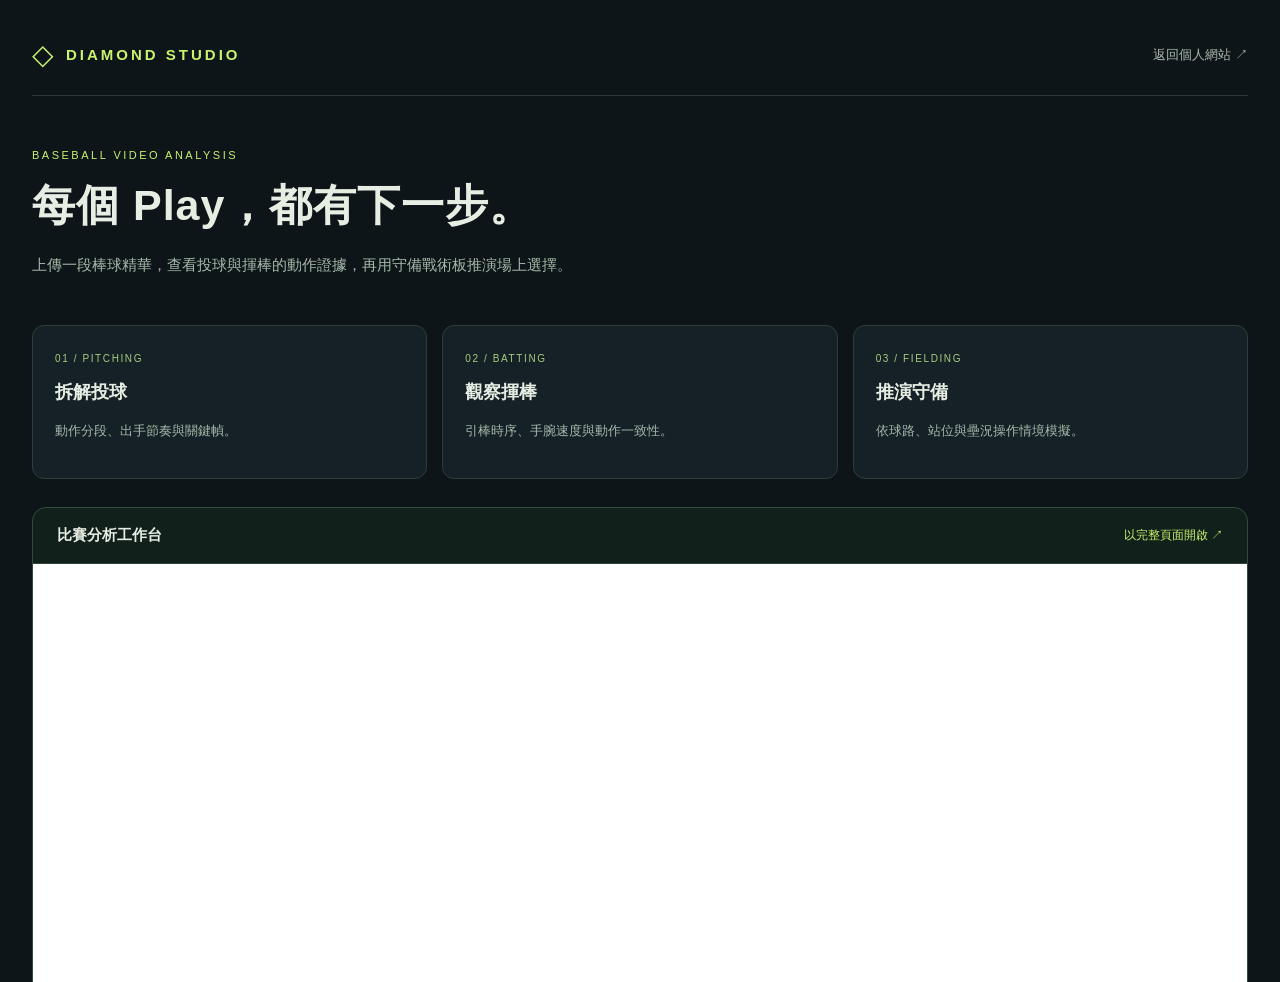
<file: docs/index.html>
<!doctype html>
<html lang="zh-Hant"><head><meta charset="utf-8"><meta name="viewport" content="width=device-width, initial-scale=1"><meta http-equiv="refresh" content="0;url=baseball/"><title>Diamond Studio</title></head><body><a href="baseball/">開啟棒球影片分析工作台</a></body></html>
</file>
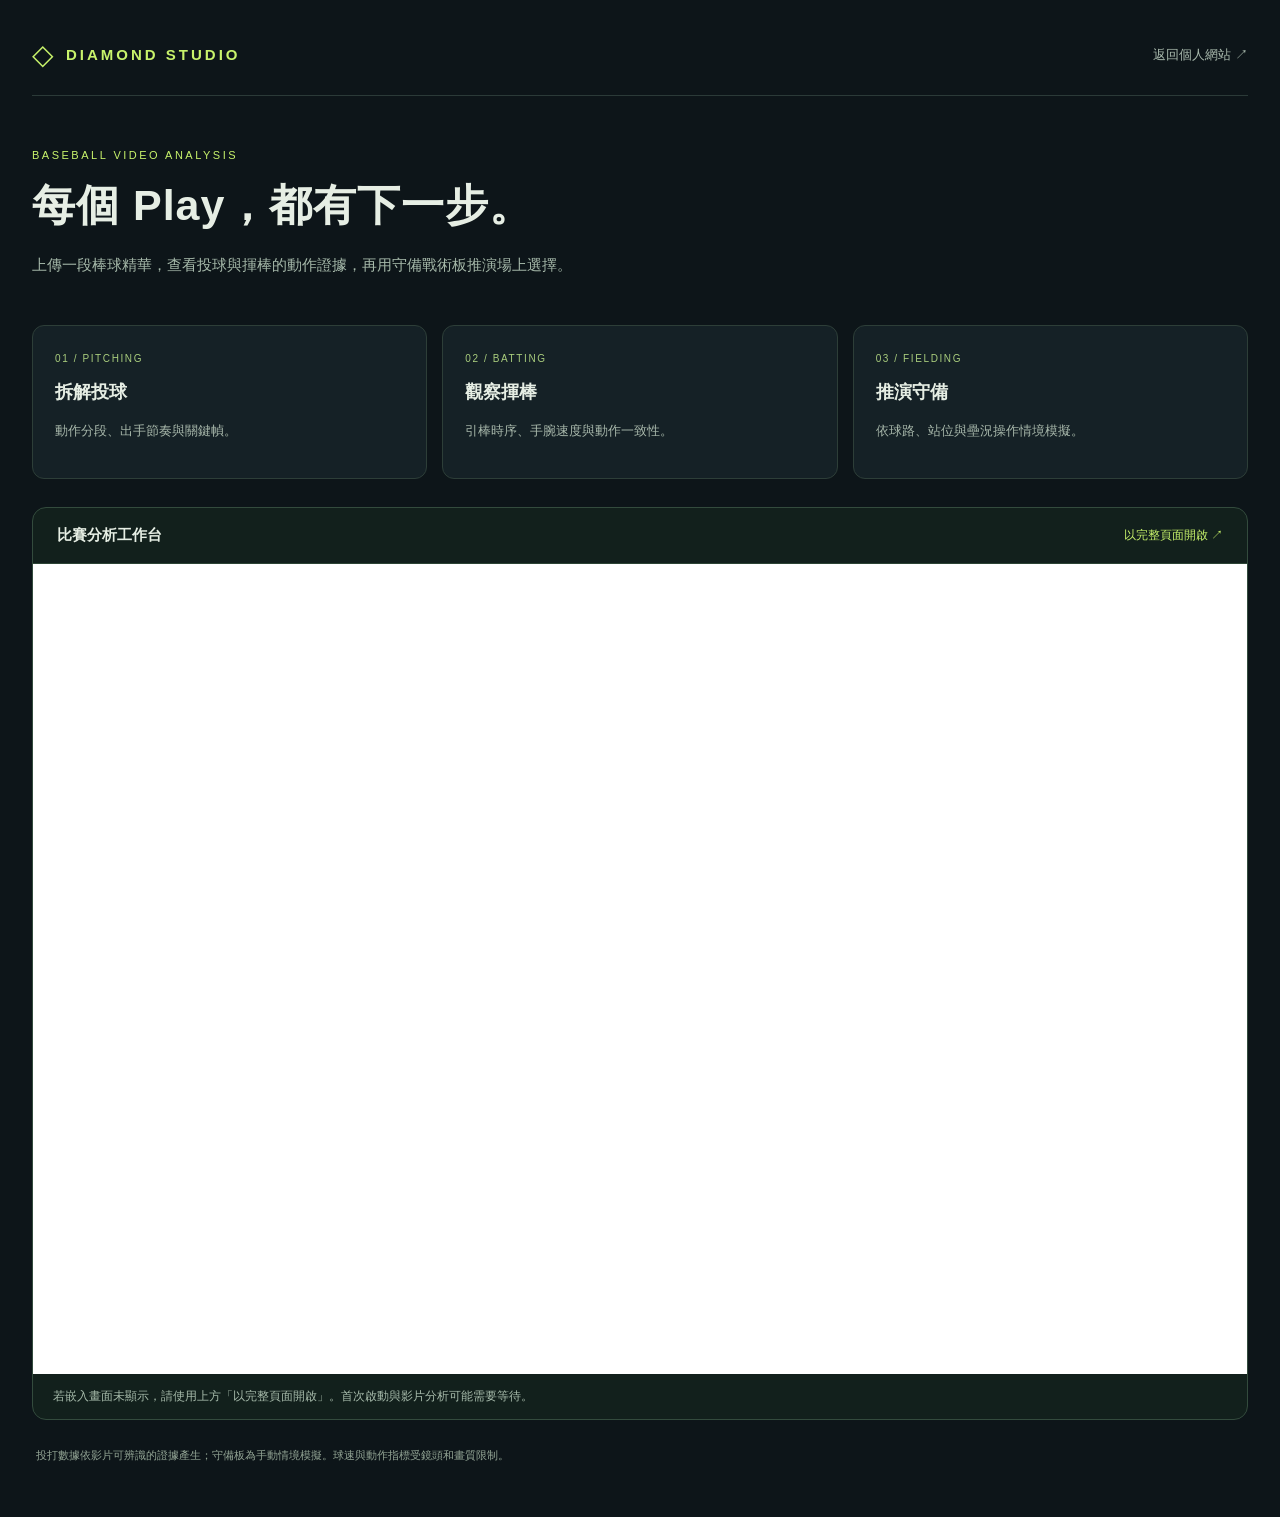
<file: docs/baseball/index.html>
<!doctype html>
<html lang="zh-Hant">
<head>
  <meta charset="utf-8">
  <meta name="viewport" content="width=device-width, initial-scale=1">
  <meta name="description" content="Diamond Studio 棒球影像分析：拆解投球、揮棒與守備戰術情境。">
  <title>棒球分析 · Diamond Studio</title>
  <link rel="stylesheet" href="style.css">
  <script src="app.js" defer></script>
</head>
<body>
  <main>
    <header><a class="brand" href="https://cwchang.me/">◇ <span>DIAMOND STUDIO</span></a><a href="https://cwchang.me/">返回個人網站 ↗</a></header>
    <section class="intro"><p class="eyebrow">BASEBALL VIDEO ANALYSIS</p><h1>每個 Play，都有下一步。</h1><p>上傳一段棒球精華，查看投球與揮棒的動作證據，再用守備戰術板推演場上選擇。</p></section>
    <section class="features" aria-label="分析功能">
      <article><span>01 / PITCHING</span><h2>拆解投球</h2><p>動作分段、出手節奏與關鍵幀。</p></article>
      <article><span>02 / BATTING</span><h2>觀察揮棒</h2><p>引棒時序、手腕速度與動作一致性。</p></article>
      <article><span>03 / FIELDING</span><h2>推演守備</h2><p>依球路、站位與壘況操作情境模擬。</p></article>
    </section>
    <section class="workspace" aria-labelledby="workspace-title">
      <div class="toolbar"><h2 id="workspace-title">比賽分析工作台</h2><a id="open-app" hidden target="_blank" rel="noopener">以完整頁面開啟 ↗</a></div>
      <div id="status" class="status" role="status" aria-live="polite"><span class="diamond" aria-hidden="true">◇</span><h3>正在確認分析服務</h3><p>請稍候。</p></div>
      <iframe id="analysis-frame" title="Diamond Studio 棒球影片分析" hidden allow="fullscreen"></iframe>
      <p id="embed-help" hidden>若嵌入畫面未顯示，請使用上方「以完整頁面開啟」。首次啟動與影片分析可能需要等待。</p>
    </section>
    <footer>投打數據依影片可辨識的證據產生；守備板為手動情境模擬。球速與動作指標受鏡頭和畫質限制。</footer>
  </main>
</body>
</html>
</file>
<file: docs/baseball/style.css>
:root{color-scheme:dark;font-family:'Segoe UI','Microsoft JhengHei',sans-serif;color:#e6eee4;background:#0d1519}*{box-sizing:border-box}body{margin:0}main{max-width:1480px;margin:auto;padding:26px 32px}a{color:#c8f36b;text-decoration:none}a:hover{text-decoration:underline}a:focus-visible{outline:2px solid #c8f36b;outline-offset:5px}header{display:flex;justify-content:space-between;align-items:center;gap:20px;padding:12px 0 24px;border-bottom:1px solid #2b3a38}header>a:last-child{font-size:13px;color:#a9baad}.brand{font-size:28px;display:flex;align-items:center;gap:12px}.brand span{font-size:15px;letter-spacing:3px;font-weight:700}.intro{padding:42px 0 30px}.eyebrow{color:#c8f36b;font-size:11px;letter-spacing:2.5px}h1{font-size:clamp(27px,4vw,43px);font-weight:650;letter-spacing:1px;margin:16px 0}.intro>p:last-child{color:#a5b8a9;font-size:15px;line-height:1.9}.features{display:grid;grid-template-columns:repeat(3,minmax(0,1fr));gap:15px;margin-bottom:28px}.features article{background:#152126;border:1px solid #2d3e38;border-radius:12px;padding:22px}.features span{color:#a9cd7d;font-size:10px;letter-spacing:1.6px}.features h2{font-size:18px;font-weight:600}.features p{color:#a7b7aa;font-size:13px;line-height:1.8}.workspace{border:1px solid #334b3d;border-radius:14px;background:#12201c;overflow:hidden}.toolbar{display:flex;justify-content:space-between;align-items:center;gap:15px;padding:18px 24px;border-bottom:1px solid #2c4435}.toolbar h2{font-size:15px;font-weight:600;margin:0}.toolbar a{font-size:12px}.status{text-align:center;padding:65px 22px;min-height:320px}.diamond{font-size:52px;color:#c8f36b}.status h3{font-size:20px;font-weight:500}.status p{max-width:560px;margin:auto;color:#a7bbab;font-size:14px;line-height:1.9}iframe{display:block;width:100%;height:90vh;min-height:760px;border:0;background:#0d1519}#embed-help{font-size:12px;line-height:1.8;color:#a7bbab;padding:0 20px}footer{padding:25px 4px;color:#93a595;font-size:11px;line-height:1.9}[hidden]{display:none!important}@media(max-width:680px){main{padding:16px}.brand span{font-size:12px;letter-spacing:1px}header>a:last-child{font-size:11px}.intro{padding:26px 0 18px}.features{grid-template-columns:1fr;gap:10px}.features article{padding:16px}.features h2{margin:10px 0}.features p{margin:0}.toolbar{padding:16px;flex-wrap:wrap}.status{padding:35px 18px}iframe{min-height:850px}}
</file>
